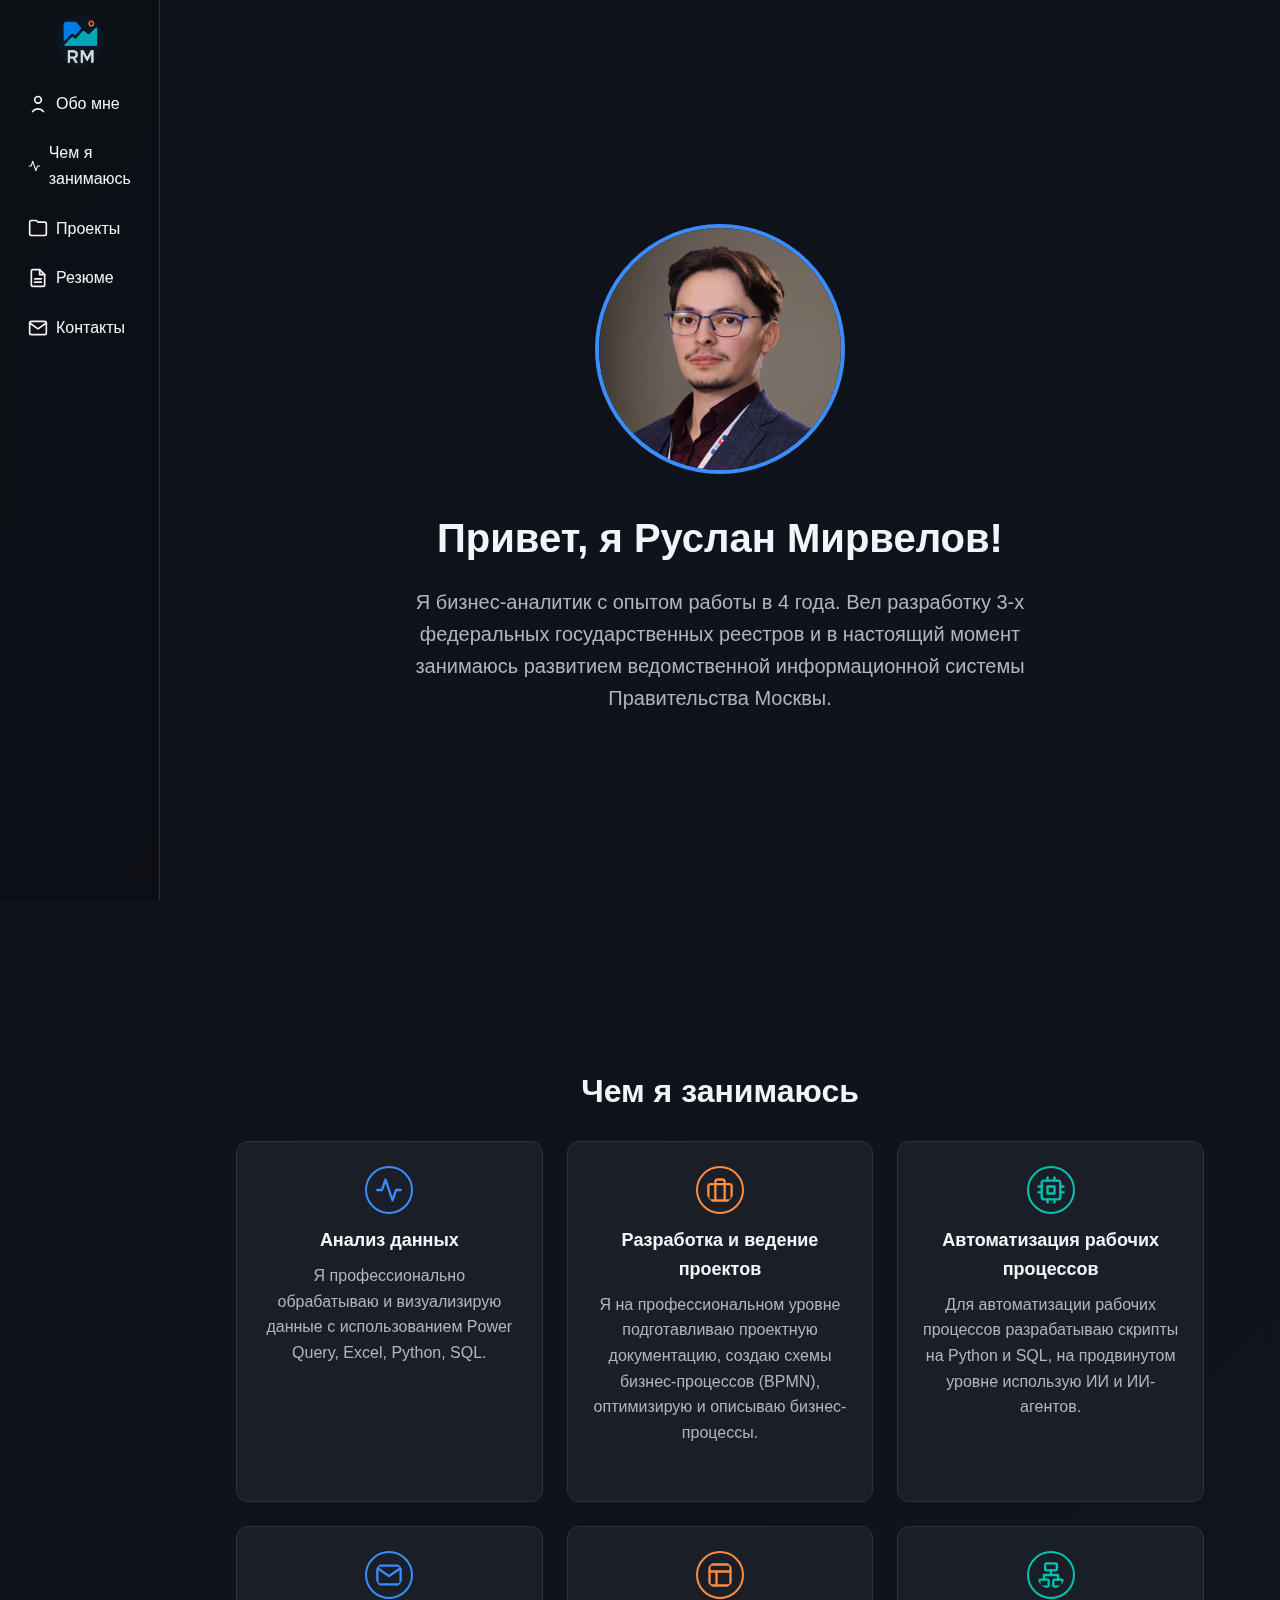
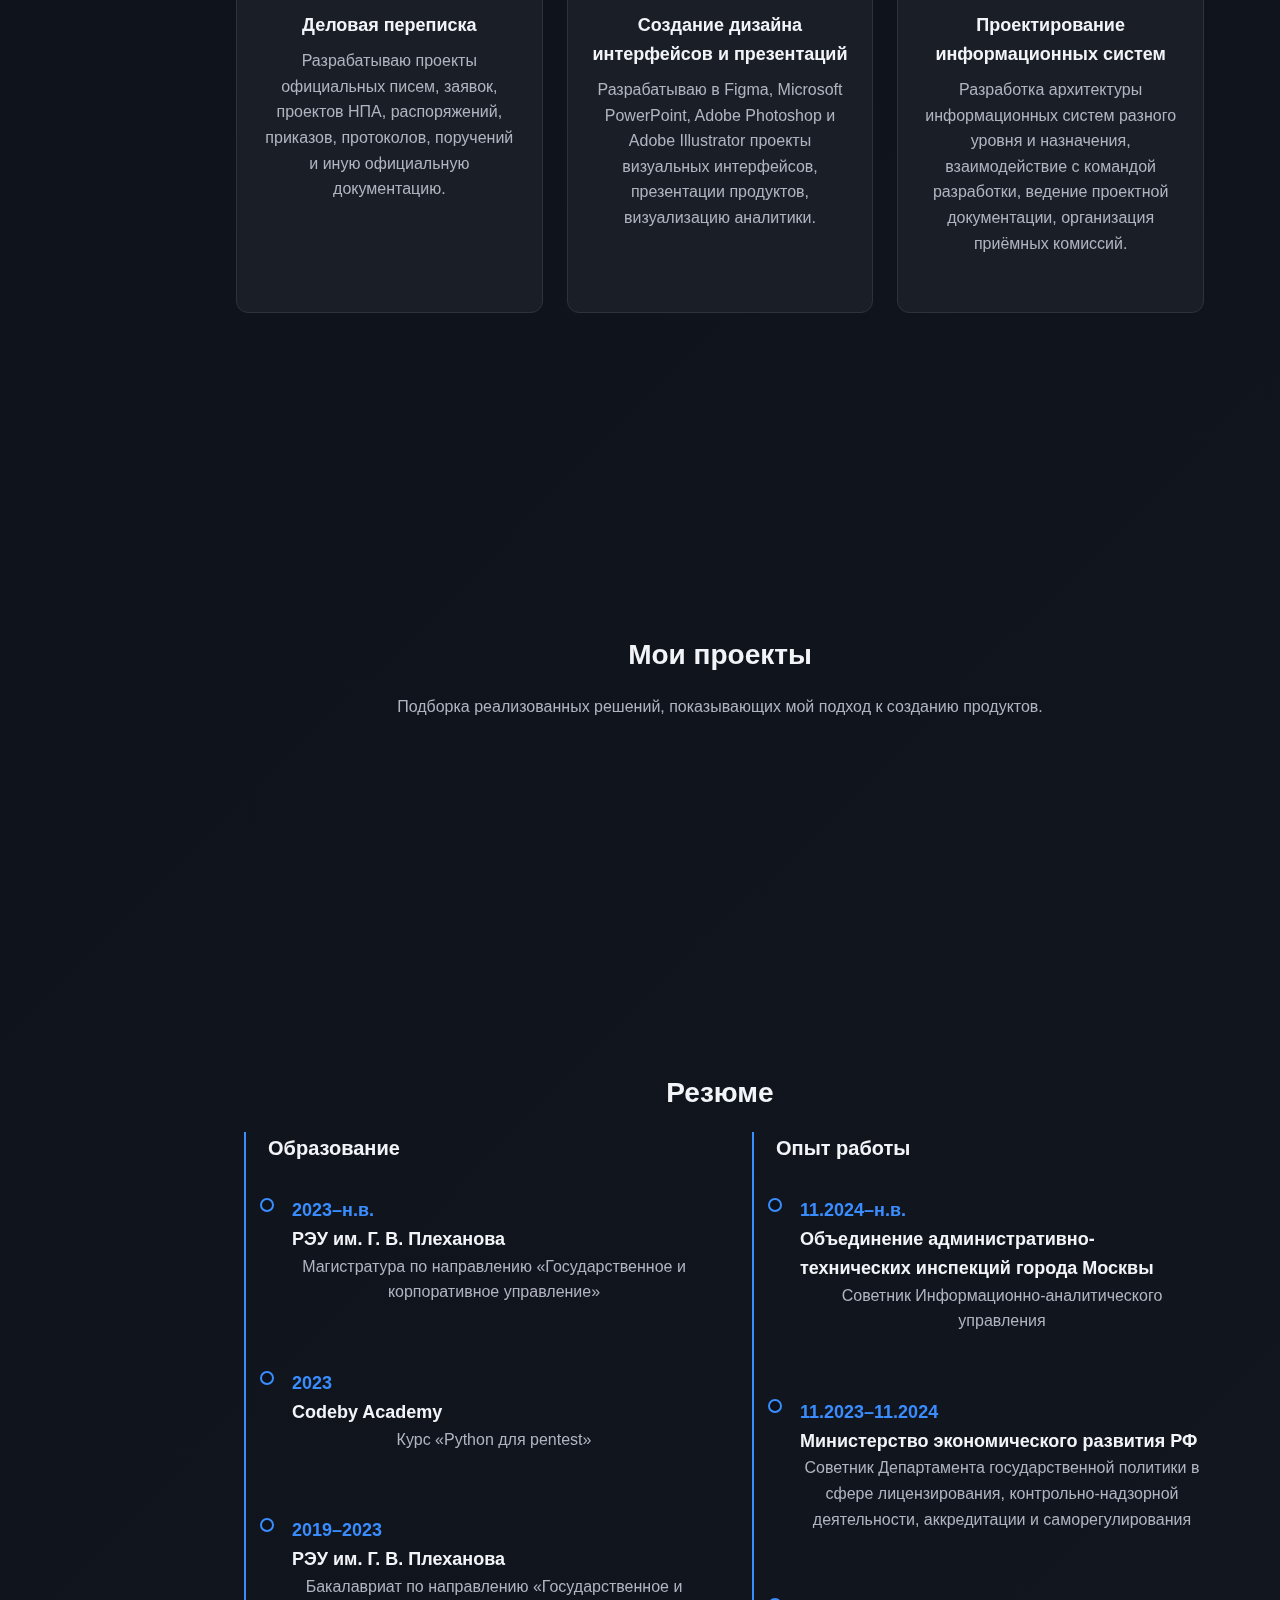
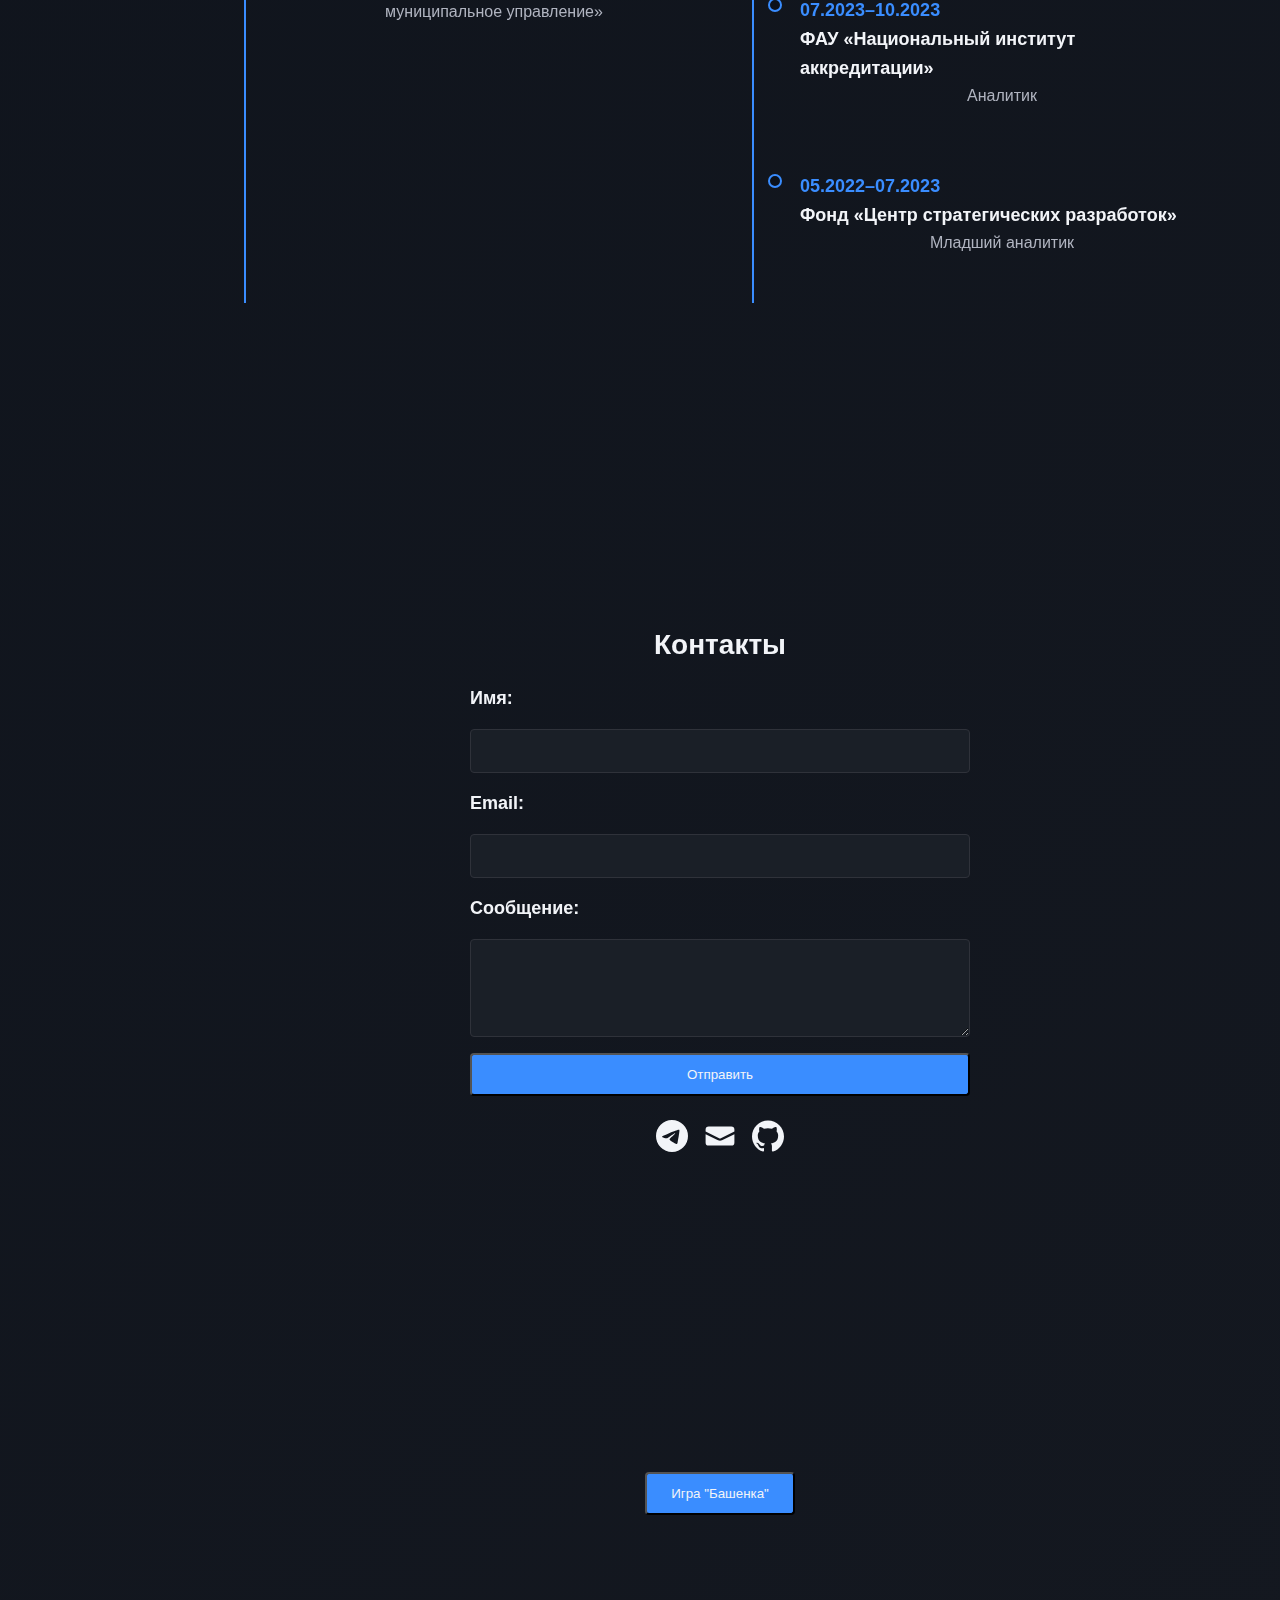
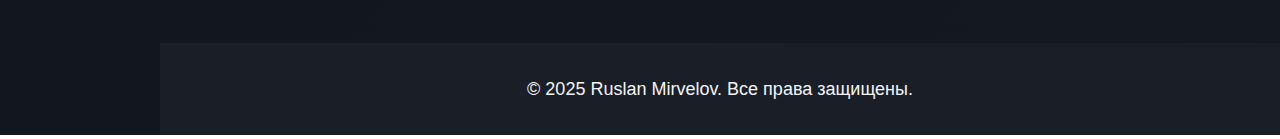
<file: index.html>
<!DOCTYPE html>
<html lang="ru">
<head>
    <meta charset="UTF-8">
    <meta name="viewport" content="width=device-width, initial-scale=1.0">
    <meta http-equiv="Content-Security-Policy" content="default-src 'self'; connect-src 'self' https://formsubmit.co; img-src 'self'; font-src https://fonts.googleapis.com https://fonts.gstatic.com; style-src 'self' https://fonts.googleapis.com; script-src 'self'; form-action 'self' https://formsubmit.co;">
    <title>Руслан Мирвелов — Портфолио &amp; Резюме</title>
    <link rel="preconnect" href="https://fonts.googleapis.com">
    <link rel="preconnect" href="https://fonts.gstatic.com" crossorigin>
    <link href="https://fonts.googleapis.com/css2?family=Inter:wght@400;700&display=swap" rel="stylesheet">
    <link rel="stylesheet" href="style.css">
</head>
<body>
    <canvas id="bubbles-canvas" class="animated-background" aria-hidden="true"></canvas>
    <noscript>Для корректной работы сайта включите JavaScript.</noscript>
    <header class="header">
        <nav class="nav container">
            <a href="#" class="logo" aria-label="Логотип RA">
                <img src="images/Logo.png" alt="Логотип RA" loading="lazy">
            </a>
            <button class="menu-toggle" aria-label="Меню" aria-expanded="false">&#9776;</button>
            <ul class="nav-list">
                <li><a href="#about">
                    <svg class="nav-icon" viewBox="0 0 24 24" fill="none" stroke="currentColor" stroke-width="2" stroke-linecap="round" stroke-linejoin="round" aria-hidden="true">
                        <circle cx="12" cy="7" r="4"></circle>
                        <path d="M5.5 21a8.38 8.38 0 0 1 13 0"></path>
                    </svg>
                    <span>Обо мне</span>
                </a></li>
                <li><a href="#doing">
                    <svg class="nav-icon" viewBox="0 0 24 24" fill="none" stroke="currentColor" stroke-width="2" stroke-linecap="round" stroke-linejoin="round" aria-hidden="true">
                        <polyline points="22 12 18 12 15 21 9 3 6 12 2 12"></polyline>
                    </svg>
                    <span>Чем я занимаюсь</span>
                </a></li>
                <li><a href="#projects">
                    <svg class="nav-icon" viewBox="0 0 24 24" fill="none" stroke="currentColor" stroke-width="2" stroke-linecap="round" stroke-linejoin="round" aria-hidden="true">
                        <path d="M22 19a2 2 0 0 1-2 2H4a2 2 0 0 1-2-2V5a2 2 0 0 1 2-2h6l2 2h8a2 2 0 0 1 2 2z"></path>
                    </svg>
                    <span>Проекты</span>
                </a></li>
                <li><a href="#resume">
                    <svg class="nav-icon" viewBox="0 0 24 24" fill="none" stroke="currentColor" stroke-width="2" stroke-linecap="round" stroke-linejoin="round" aria-hidden="true">
                        <path d="M14 2H6a2 2 0 0 0-2 2v16a2 2 0 0 0 2 2h12a2 2 0 0 0 2-2V8z"></path>
                        <polyline points="14 2 14 8 20 8"></polyline>
                        <line x1="16" y1="13" x2="8" y2="13"></line>
                        <line x1="16" y1="17" x2="8" y2="17"></line>
                    </svg>
                    <span>Резюме</span>
                </a></li>
                <li><a href="#contact">
                    <svg class="nav-icon" viewBox="0 0 24 24" fill="none" stroke="currentColor" stroke-width="2" stroke-linecap="round" stroke-linejoin="round" aria-hidden="true">
                        <path d="M4 4h16c1.1 0 2 .9 2 2v12c0 1.1-.9 2-2 2H4c-1.1 0-2-.9-2-2V6c0-1.1.9-2 2-2z"></path>
                        <polyline points="22 6 12 13 2 6"></polyline>
                    </svg>
                    <span>Контакты</span>
                </a></li>
            </ul>
        </nav>
    </header>
    <main>
        <section id="about" class="section about">
            <div class="container">
                <img src="images/avatar.png" alt="Руслан Мирвелов" class="avatar" loading="lazy">
                <h1>Привет, я Руслан Мирвелов!</h1>
                <p>Я бизнес-аналитик с опытом работы в 4 года. Вел разработку 3-х федеральных государственных реестров и в настоящий момент занимаюсь развитием ведомственной информационной системы Правительства Москвы.</p>
            </div>
        </section>
        <section id="doing" class="section doing">
            <div class="container">
                <h2>Чем я занимаюсь</h2>
                <div class="doing-grid">
                    <div class="doing-card">
                        <div class="card-top">
                            <svg class="doing-icon" viewBox="0 0 24 24" fill="none" stroke="currentColor" stroke-width="2" stroke-linecap="round" stroke-linejoin="round" aria-hidden="true">
                                <polyline points="22 12 18 12 15 21 9 3 6 12 2 12"></polyline>
                            </svg>
                            <h3 class="doing-title">Анализ данных</h3>
                        </div>
                        <p class="doing-desc">Я профессионально обрабатываю и визуализирую данные с использованием Power Query, Excel, Python, SQL.</p>
                    </div>
                    <div class="doing-card">
                        <div class="card-top">
                            <svg class="doing-icon" viewBox="0 0 24 24" fill="none" stroke="currentColor" stroke-width="2" stroke-linecap="round" stroke-linejoin="round" aria-hidden="true">
                                <rect x="2" y="7" width="20" height="14" rx="2" ry="2"></rect>
                                <path d="M16 21V5a2 2 0 0 0-2-2h-4a2 2 0 0 0-2 2v16"></path>
                            </svg>
                            <h3 class="doing-title">Разработка и ведение проектов</h3>
                        </div>
                        <p class="doing-desc">Я на профессиональном уровне подготавливаю проектную документацию, создаю схемы бизнес-процессов (BPMN), оптимизирую и описываю бизнес-процессы.</p>
                    </div>
                    <div class="doing-card">
                        <div class="card-top">
                            <svg class="doing-icon" viewBox="0 0 24 24" fill="none" stroke="currentColor" stroke-width="2" stroke-linecap="round" stroke-linejoin="round" aria-hidden="true">
                                <rect x="4" y="4" width="16" height="16" rx="2" ry="2"></rect>
                                <rect x="9" y="9" width="6" height="6"></rect>
                                <line x1="9" y1="1" x2="9" y2="4"></line>
                                <line x1="15" y1="1" x2="15" y2="4"></line>
                                <line x1="9" y1="20" x2="9" y2="23"></line>
                                <line x1="15" y1="20" x2="15" y2="23"></line>
                                <line x1="20" y1="9" x2="23" y2="9"></line>
                                <line x1="20" y1="14" x2="23" y2="14"></line>
                                <line x1="1" y1="9" x2="4" y2="9"></line>
                                <line x1="1" y1="14" x2="4" y2="14"></line>
                            </svg>
                            <h3 class="doing-title">Автоматизация рабочих процессов</h3>
                        </div>
                        <p class="doing-desc">Для автоматизации рабочих процессов разрабатываю скрипты на Python и SQL, на продвинутом уровне использую ИИ и ИИ-агентов.</p>
                    </div>
                    <div class="doing-card">
                        <div class="card-top">
                            <svg class="doing-icon" viewBox="0 0 24 24" fill="none" stroke="currentColor" stroke-width="2" stroke-linecap="round" stroke-linejoin="round" aria-hidden="true">
                                <path d="M4 4h16c1.1 0 2 .9 2 2v12c0 1.1-.9 2-2 2H4c-1.1 0-2-.9-2-2V6c0-1.1.9-2 2-2z"></path>
                                <polyline points="22,6 12,13 2,6"></polyline>
                            </svg>
                            <h3 class="doing-title">Деловая переписка</h3>
                        </div>
                        <p class="doing-desc">Разрабатываю проекты официальных писем, заявок, проектов НПА, распоряжений, приказов, протоколов, поручений и иную официальную документацию.</p>
                    </div>
                    <div class="doing-card">
                        <div class="card-top">
                            <svg class="doing-icon" viewBox="0 0 24 24" fill="none" stroke="currentColor" stroke-width="2"
                                stroke-linecap="round" stroke-linejoin="round" aria-hidden="true">
                                <rect x="3" y="3" width="18" height="18" rx="2" ry="2"></rect>
                                <line x1="3" y1="9" x2="21" y2="9"></line>
                                <line x1="9" y1="21" x2="9" y2="9"></line>
                            </svg>
                            <h3 class="doing-title">Создание дизайна интерфейсов и презентаций</h3>
                        </div>
                        <p class="doing-desc">Разрабатываю в Figma, Microsoft PowerPoint, Adobe Photoshop и Adobe Illustrator проекты визуальных интерфейсов, презентации продуктов, визуализацию аналитики.</p>
                    </div>
                    <div class="doing-card">
                        <div class="card-top">
                            <svg class="doing-icon" viewBox="0 0 24 24" fill="none" stroke="currentColor" stroke-width="2"
                                stroke-linecap="round" stroke-linejoin="round" aria-hidden="true">
                                <rect x="7" y="2" width="10" height="6" rx="1" ry="1"></rect>
                                <rect x="2" y="16" width="8" height="6" rx="1" ry="1"></rect>
                                <rect x="14" y="16" width="8" height="6" rx="1" ry="1"></rect>
                                <line x1="12" y1="8" x2="12" y2="12"></line>
                                <line x1="12" y1="12" x2="6" y2="12"></line>
                                <line x1="12" y1="12" x2="18" y2="12"></line>
                                <line x1="6" y1="12" x2="6" y2="16"></line>
                                <line x1="18" y1="12" x2="18" y2="16"></line>
                            </svg>
                            <h3 class="doing-title">Проектирование информационных систем</h3>
                        </div>
                        <p class="doing-desc">Разработка архитектуры информационных систем разного уровня и назначения, взаимодействие с командой разработки, ведение проектной документации, организация приёмных комиссий.</p>
                    </div>
                </div>
            </div>
        </section>
        <section id="projects" class="section projects">
            <div class="container">
                <h2>Мои проекты</h2>
                <p>Подборка реализованных решений, показывающих мой подход к созданию продуктов.</p>
                <div class="projects-container"></div>
            </div>
        </section>
        <section id="resume" class="section resume">
            <div class="container">
                <h2>Резюме</h2>
                <div class="resume-container">
                    <div class="timeline">
                        <h3 class="timeline-title">Образование</h3>
                        <div class="timeline-item">
                            <span class="timeline-year">2023–н.в.</span>
                            <h4 class="timeline-role">РЭУ им. Г. В. Плеханова</h4>
                            <p class="timeline-desc">Магистратура по направлению «Государственное и корпоративное управление»</p>
                        </div>
                        <div class="timeline-item">
                            <span class="timeline-year">2023</span>
                            <h4 class="timeline-role">Codeby Academy</h4>
                            <p class="timeline-desc">Курс «Python для pentest»</p>
                        </div>
                        <div class="timeline-item">
                            <span class="timeline-year">2019–2023</span>
                            <h4 class="timeline-role">РЭУ им. Г. В. Плеханова</h4>
                            <p class="timeline-desc">Бакалавриат по направлению «Государственное и муниципальное управление»</p>
                        </div>
                    </div>
                    <div class="timeline">
                        <h3 class="timeline-title">Опыт работы</h3>
                        <div class="timeline-item">
                            <span class="timeline-year">11.2024–н.в.</span>
                            <h4 class="timeline-role">Объединение административно-технических инспекций города Москвы</h4>
                            <p class="timeline-desc">Советник Информационно-аналитического управления</p>
                        </div>
                        <div class="timeline-item">
                            <span class="timeline-year">11.2023–11.2024</span>
                            <h4 class="timeline-role">Министерство экономического развития РФ</h4>
                            <p class="timeline-desc">Советник Департамента государственной политики в сфере лицензирования, контрольно‑надзорной деятельности, аккредитации и саморегулирования</p>
                        </div>
                        <div class="timeline-item">
                            <span class="timeline-year">07.2023–10.2023</span>
                            <h4 class="timeline-role">ФАУ «Национальный институт аккредитации»</h4>
                            <p class="timeline-desc">Аналитик</p>
                        </div>
                        <div class="timeline-item">
                            <span class="timeline-year">05.2022–07.2023</span>
                            <h4 class="timeline-role">Фонд «Центр стратегических разработок»</h4>
                            <p class="timeline-desc">Младший аналитик</p>
                        </div>
                    </div>
                </div>
                <!--<a href="resume.pdf" class="btn" target="_blank" rel="noopener noreferrer">Скачать полную версию (PDF)</a> -->
            </div>
        </section>
        <section id="contact" class="section contact">
            <div class="container">
                <h2>Контакты</h2>
                <form id="contact-form" class="contact-form" action="https://formsubmit.co/ruslan@mirvelov.ru" method="post" novalidate>
                    <label for="name">Имя:</label>
                    <input type="text" id="name" name="name" autocomplete="name" maxlength="100" required>
                    <label for="email">Email:</label>
                    <input type="email" id="email" name="email" autocomplete="email" maxlength="100" required>
                    <label for="message">Сообщение:</label>
                <textarea id="message" name="message" rows="4" maxlength="1000" required></textarea>
                <button type="submit" class="btn">Отправить</button>
                </form>
                <div class="social-links">
                    <a href="https://t.me/MirRappo" class="social-link" target="_blank" rel="noopener noreferrer" aria-label="Telegram">
                        <svg class="social-icon" viewBox="0 0 24 24" aria-hidden="true">
                            <path d="M11.944 0A12 12 0 0 0 0 12a12 12 0 0 0 12 12 12 12 0 0 0 12-12A12 12 0 0 0 12 0a12 12 0 0 0-.056 0zm4.962 7.224c.1-.002.321.023.465.14a.506.506 0 0 1 .171.325c.016.093.036.306.02.472-.18 1.898-.962 6.502-1.36 8.627-.168.9-.499 1.201-.82 1.23-.696.065-1.225-.46-1.9-.902-1.056-.693-1.653-1.124-2.678-1.8-1.185-.78-.417-1.21.258-1.91.177-.184 3.247-2.977 3.307-3.23.007-.032.014-.15-.056-.212s-.174-.041-.249-.024c-.106.024-1.793 1.14-5.061 3.345-.48.33-.913.49-1.302.48-.428-.008-1.252-.241-1.865-.44-.752-.245-1.349-.374-1.297-.789.027-.216.325-.437.893-.663 3.498-1.524 5.83-2.529 6.998-3.014 3.332-1.386 4.025-1.627 4.476-1.635z"/>
                        </svg>
                    </a>
                    <a href="mailto:ruslan@mirvelov.ru" class="social-link" aria-label="Email">
                        <svg class="social-icon" viewBox="0 0 20 20" aria-hidden="true">
                            <path d="M3 4a2 2 0 0 0-2 2v1.161l8.441 4.221a1.25 1.25 0 0 0 1.118 0L19 7.162V6a2 2 0 0 0-2-2H3Z"/>
                            <path d="m19 8.839-7.77 3.885a2.75 2.75 0 0 1-2.46 0L1 8.839V14a2 2 0 0 0 2 2h14a2 2 0 0 0 2-2V8.839Z"/>
                        </svg>
                    </a>
                    <a href="https://github.com/CrabopuluS" class="social-link" target="_blank" rel="noopener noreferrer" aria-label="GitHub">
                        <svg class="social-icon" viewBox="0 0 24 24" aria-hidden="true">
                            <path d="M12 .297c-6.63 0-12 5.373-12 12 0 5.303 3.438 9.8 8.205 11.385.6.113.82-.258.82-.577 0-.285-.01-1.04-.015-2.04-3.338.724-4.042-1.61-4.042-1.61C4.422 18.073 3.633 17.7 3.633 17.7c-1.087-.744.084-.729.084-.729 1.205.084 1.838 1.236 1.838 1.236 1.07 1.835 2.809 1.305 3.495.998.108-.776.417-1.305.76-1.605-2.665-.3-5.466-1.332-5.466-5.93 0-1.31.465-2.38 1.235-3.22-.135-.303-.54-1.523.105-3.176 0 0 1.005-.322 3.3 1.23.96-.267 1.98-.399 3-.405 1.02.006 2.04.138 3 .405 2.28-1.552 3.285-1.23 3.285-1.23.645 1.653.24 2.873.12 3.176.765.84 1.23 1.91 1.23 3.22 0 4.61-2.805 5.625-5.475 5.92.42.36.81 1.096.81 2.22 0 1.606-.015 2.896-.015 3.286 0 .315.21.69.825.57C20.565 22.092 24 17.592 24 12.297c0-6.627-5.373-12-12-12"/>
                        </svg>
                    </a>
                </div>
                </div>
            </section>
        <section id="game" class="section game">
            <div class="container">
                <button id="tower-toggle" class="btn" aria-expanded="false" type="button">Игра "Башенка"</button>
                <div id="tower-wrapper" hidden>
                    <iframe src="Tower/index.html" title="Tower game" class="game-frame" loading="lazy" sandbox="allow-same-origin allow-scripts"></iframe>
                </div>
            </div>
        </section>
    </main>
    <footer class="footer">
        <p>&copy; 2025 Ruslan Mirvelov. Все права защищены.</p>
    </footer>
    <script src="script.js" defer></script>
    <script src="bubbles.js" defer></script>
</body>
</html>
</file>
<file: style.css>
/* Базовые переменные и сброс стилей */
:root {
  --color-bg-primary: #0c111a;
  --color-bg-secondary: #1a1f27;
  --color-text-primary: #f2f4f8;
  --color-text-secondary: #b0b4c0;
  --color-accent-blue: #3a8dff;
  --color-accent-turquoise: #00c4b3;
  --color-accent-orange: #ff8c42;
  --color-neutral: #2f323a;
  --font-sans: "Inter", sans-serif;
  --transition-speed: 0.3s;
}

* {
  margin: 0;
  padding: 0;
  box-sizing: border-box;
}

img {
  max-width: 100%;
  height: auto;
  display: block;
}

body {
  font-family: var(--font-sans);
  color: var(--color-text-primary);
  background: linear-gradient(135deg, var(--color-bg-primary) 0%, #141820 100%);
  font-size: 18px;
  line-height: 1.6;
  overflow-x: hidden;
  margin-left: 160px; /* место для более узкого вертикального меню */
}

/* Фоновые анимации */
#bubbles-canvas,
#parallax-canvas {
  position: fixed;
  top: 0;
  left: 0;
  width: 100vw;
  height: 100vh;
  z-index: -1;
}

.animated-background {
  opacity: 0.2;
  filter: blur(1px);
}

/* Header */
.header {
  position: fixed;
  top: 0;
  left: 0;
  height: 100%;
  width: 160px;
  background: rgba(13, 15, 20, 0.85);
  backdrop-filter: blur(8px);
  border-right: 1px solid var(--color-neutral);
  z-index: 100;
}

.nav.container {
  display: flex;
  flex-direction: column;
  align-items: center;
  justify-content: flex-start;
  gap: 1rem;
  padding: 1rem;
  height: 100%;
  margin: 0;
  max-width: 100%;
}

.logo img {
  width: 48px;
  height: auto;
  border-radius: 50%;
  transition: transform var(--transition-speed);
}

.logo img:hover {
  transform: rotate(10deg);
}

/* Кнопка меню отображается только на мобильных устройствах */
.menu-toggle {
  display: none;
  font-size: 1.5rem;
  background: none;
  border: none;
  cursor: pointer;
  color: var(--color-text-primary);
}

/* Список навигации открыт по умолчанию на десктопе */
.nav-list {
  list-style: none;
  display: flex;
  flex-direction: column;
  gap: 0.5rem;
  width: 100%;
}

.nav-list a {
  display: flex;
  align-items: center;
  gap: 0.5rem;
  font-size: 1rem;
  text-decoration: none;
  color: var(--color-text-primary);
  padding: 0.5rem 0.75rem;
  border-radius: 4px;
  transition:
    color var(--transition-speed),
    background var(--transition-speed);
}

.nav-list a:hover {
  color: var(--color-accent-blue);
  background: rgba(58, 141, 255, 0.15);
}

.nav-list a:focus {
  outline: 2px solid var(--color-accent-blue);
  outline-offset: 2px;
}

.nav-icon {
  width: 20px;
  height: 20px;
}

/* Контейнеры секций */
.container {
  max-width: 1000px;
  margin: 0 auto;
  padding: 6rem 1rem 2rem;
}

.section {
  padding: 6rem 0;
  position: relative;
}

.section h1,
.section h2 {
  margin-bottom: 1rem;
  color: var(--color-text-primary);
  text-align: center;
}

.section h1 {
  font-size: 2rem;
}

.section h2 {
  font-size: 1.75rem;
}

.section p {
  max-width: 700px;
  margin: 0 auto 2rem;
  line-height: 1.6;
  text-align: center;
  color: var(--color-text-secondary);
  font-size: 1rem;
}

/* «Обо мне» */
.about .avatar {
  display: block;
  margin: 2rem auto;
  width: 250px;
  height: 250px;
  border-radius: 50%;
  object-fit: cover;
  border: 4px solid var(--color-accent-blue);
}

.about h1 {
  font-size: 2.5rem;
}

.about p {
  font-size: 1.25rem;
}

/* Проекты */
.projects-container {
  display: grid;
  grid-template-columns: repeat(auto-fit, minmax(360px, 1fr));
  gap: 2rem;
  margin-top: 2rem;
}

.project-card {
  border: 1px solid var(--color-neutral);
  border-radius: 8px;
  overflow: hidden;
  background: var(--color-bg-secondary);
  box-shadow: 0 2px 4px rgba(0, 0, 0, 0.4);
  transition:
    transform var(--transition-speed),
    box-shadow var(--transition-speed);
  opacity: 0;
  transform: translateY(20px);
  animation: fadeInUp 0.6s ease forwards;
  position: relative;
}

.project-card:hover {
  transform: translateY(-4px) scale(1.02);
  box-shadow: 0 4px 12px rgba(0, 0, 0, 0.6);
}

@keyframes fadeInUp {
  to {
    opacity: 1;
    transform: translateY(0);
  }
}

.project-image {
  width: 100%;
  height: 300px;
  object-fit: cover;
  transition: transform var(--transition-speed), filter var(--transition-speed);
}

.project-card:hover .project-image {
  transform: scale(1.05);
  filter: brightness(0.6);
}

.project-info {
  position: absolute;
  left: 0;
  right: 0;
  bottom: 0;
  background: rgba(0, 0, 0, 0.7);
  padding: 1rem;
  height: 6.5rem;
  overflow: hidden;
  display: flex;
  flex-direction: column;
  gap: 0.5rem;
  transition: height var(--transition-speed);
}

.project-card:hover .project-info {
  height: 100%;
}

.project-title {
  margin: 0;
  font-size: 1.25rem;
}

.project-desc,
.project-link {
  opacity: 0;
  transition: opacity var(--transition-speed) 0.2s;
}

.project-card:hover .project-desc,
.project-card:hover .project-link {
  opacity: 1;
}

.project-desc {
  color: var(--color-text-secondary);
  margin-bottom: 0.5rem;
}

.project-link {
  text-decoration: none;
  margin-top: auto;
}

/* Кнопки */
.btn {
  display: inline-block;
  padding: 0.75rem 1.5rem;
  background: var(--color-accent-blue);
  color: var(--color-text-primary);
  text-decoration: none;
  border-radius: 4px;
  transition: background var(--transition-speed);
}

.btn:hover {
  background: #569dff;
}

/* Форма контактов */
.contact-form {
  max-width: 500px;
  margin: 0 auto;
  display: flex;
  flex-direction: column;
  gap: 1rem;
}

.contact-form label {
  font-weight: 600;
}

.contact-form input,
.contact-form textarea {
  padding: 0.75rem;
  border: 1px solid var(--color-neutral);
  border-radius: 4px;
  font-size: 1rem;
  width: 100%;
  background: var(--color-bg-secondary);
  color: var(--color-text-primary);
}

.social-links {
  display: flex;
  justify-content: center;
  gap: 1rem;
  margin-top: 1.5rem;
}

.social-link {
  color: var(--color-text-primary);
  display: inline-block;
}

.social-link:focus {
  outline: 2px solid var(--color-accent-blue);
  outline-offset: 4px;
}

.social-icon {
  width: 32px;
  height: 32px;
  display: block;
  fill: currentColor;
  transition: color var(--transition-speed);
}

.social-link:hover .social-icon,
.social-link:focus .social-icon {
  color: var(--color-accent-blue);
  animation: bounce 0.6s ease;
}

@keyframes bounce {
  0%, 100% {
    transform: translateY(0);
  }
  50% {
    transform: translateY(-4px) scale(1.1);
  }
}

.doing h2 {
  font-size: 2rem;
  margin-bottom: 1.5rem;
}

.doing-grid {
  display: grid;
  grid-template-columns: repeat(auto-fill, minmax(260px, 1fr));
  gap: 1.5rem;
}

.doing-card {
  background: var(--color-bg-secondary);
  border: 1px solid var(--color-neutral);
  border-radius: 12px;
  padding: 1.5rem;
  text-align: center;
  transition:
    transform var(--transition-speed),
    box-shadow var(--transition-speed);
}

.card-top {
  display: flex;
  flex-direction: column;
  align-items: center;
  gap: 0.75rem;
  margin-bottom: 0.5rem;
}

.doing-icon {
  width: 48px;
  height: 48px;
  stroke-width: 2;
  color: var(--color-accent-blue);
  stroke: currentColor;
  border: 2px solid currentColor;
  border-radius: 50%;
  padding: 8px;
}

.doing-card:nth-child(2) .doing-icon,
.doing-card:nth-child(5) .doing-icon {
  color: var(--color-accent-orange);
}

.doing-card:nth-child(3) .doing-icon,
.doing-card:nth-child(6) .doing-icon {
  color: var(--color-accent-turquoise);
}

.doing-card:hover {
  transform: translateY(-4px);
  box-shadow: 0 6px 14px rgba(0, 0, 0, 0.5);
}

.doing-title {
  font-size: 1.125rem;
  font-weight: 600;
  color: var(--color-text-primary);
}

.doing-desc {
  margin-top: 0.75rem;
  font-size: 0.875rem;
  color: var(--color-text-secondary);
}

/* Резюме */
.resume-container {
  display: flex;
  gap: 3rem;
  flex-wrap: wrap;
  justify-content: space-between;
}

.timeline {
  position: relative;
  padding-left: 2rem;
  flex: 1 1 300px;
}

.timeline::before {
  content: "";
  position: absolute;
  top: 0;
  bottom: 0;
  left: 0.5rem;
  width: 2px;
  background: var(--color-accent-blue);
}

.timeline-item {
  position: relative;
  padding: 1rem 0 1rem 1.5rem;
}

.timeline-item::before {
  content: "";
  position: absolute;
  left: -0.5rem;
  top: 1.1rem;
  width: 10px;
  height: 10px;
  border-radius: 50%;
  background: var(--color-bg-primary);
  border: 2px solid var(--color-accent-blue);
}

.timeline-year {
  font-weight: bold;
  color: var(--color-accent-blue);
}

.timeline-title {
  margin-bottom: 1rem;
  font-size: 1.25rem;
  text-align: left;
  color: var(--color-text-primary);
}

/* Game section */
.section.game {
  text-align: center;
}

#tower-wrapper {
  margin-top: 1rem;
}

.game-frame {
  width: 100%;
  max-width: 800px;
  height: 500px;
  border: none;
  border-radius: 8px;
  box-shadow: 0 4px 8px rgba(0, 0, 0, 0.5);
}

/* Footer */
.footer {
  background: var(--color-bg-secondary);
  color: var(--color-text-primary);
  text-align: center;
  padding: 2rem 0;
}

/* Responsive layout */
@media (max-width: 480px) {
  .projects-container {
    grid-template-columns: 1fr;
  }
}
@media (max-width: 768px) {
  body {
    margin-left: 0;
  }

  .header {
    position: relative;
    width: 100%;
    height: auto;
  }

  .nav.container {
    flex-direction: row;
    justify-content: space-between;
    align-items: center;
  }

  .menu-toggle {
    display: block;
  }

  .nav-list {
    width: 100%;
    max-height: 0;
    overflow: hidden;
    opacity: 0;
    transform: translateY(-10px);
    transition:
      max-height var(--transition-speed) ease,
      opacity var(--transition-speed) ease,
      transform var(--transition-speed) ease;
  }

  .nav-list.open {
    max-height: 500px;
    opacity: 1;
    transform: translateY(0);
  }

  .game-frame {
    height: 300px;
  }
}
</file>
